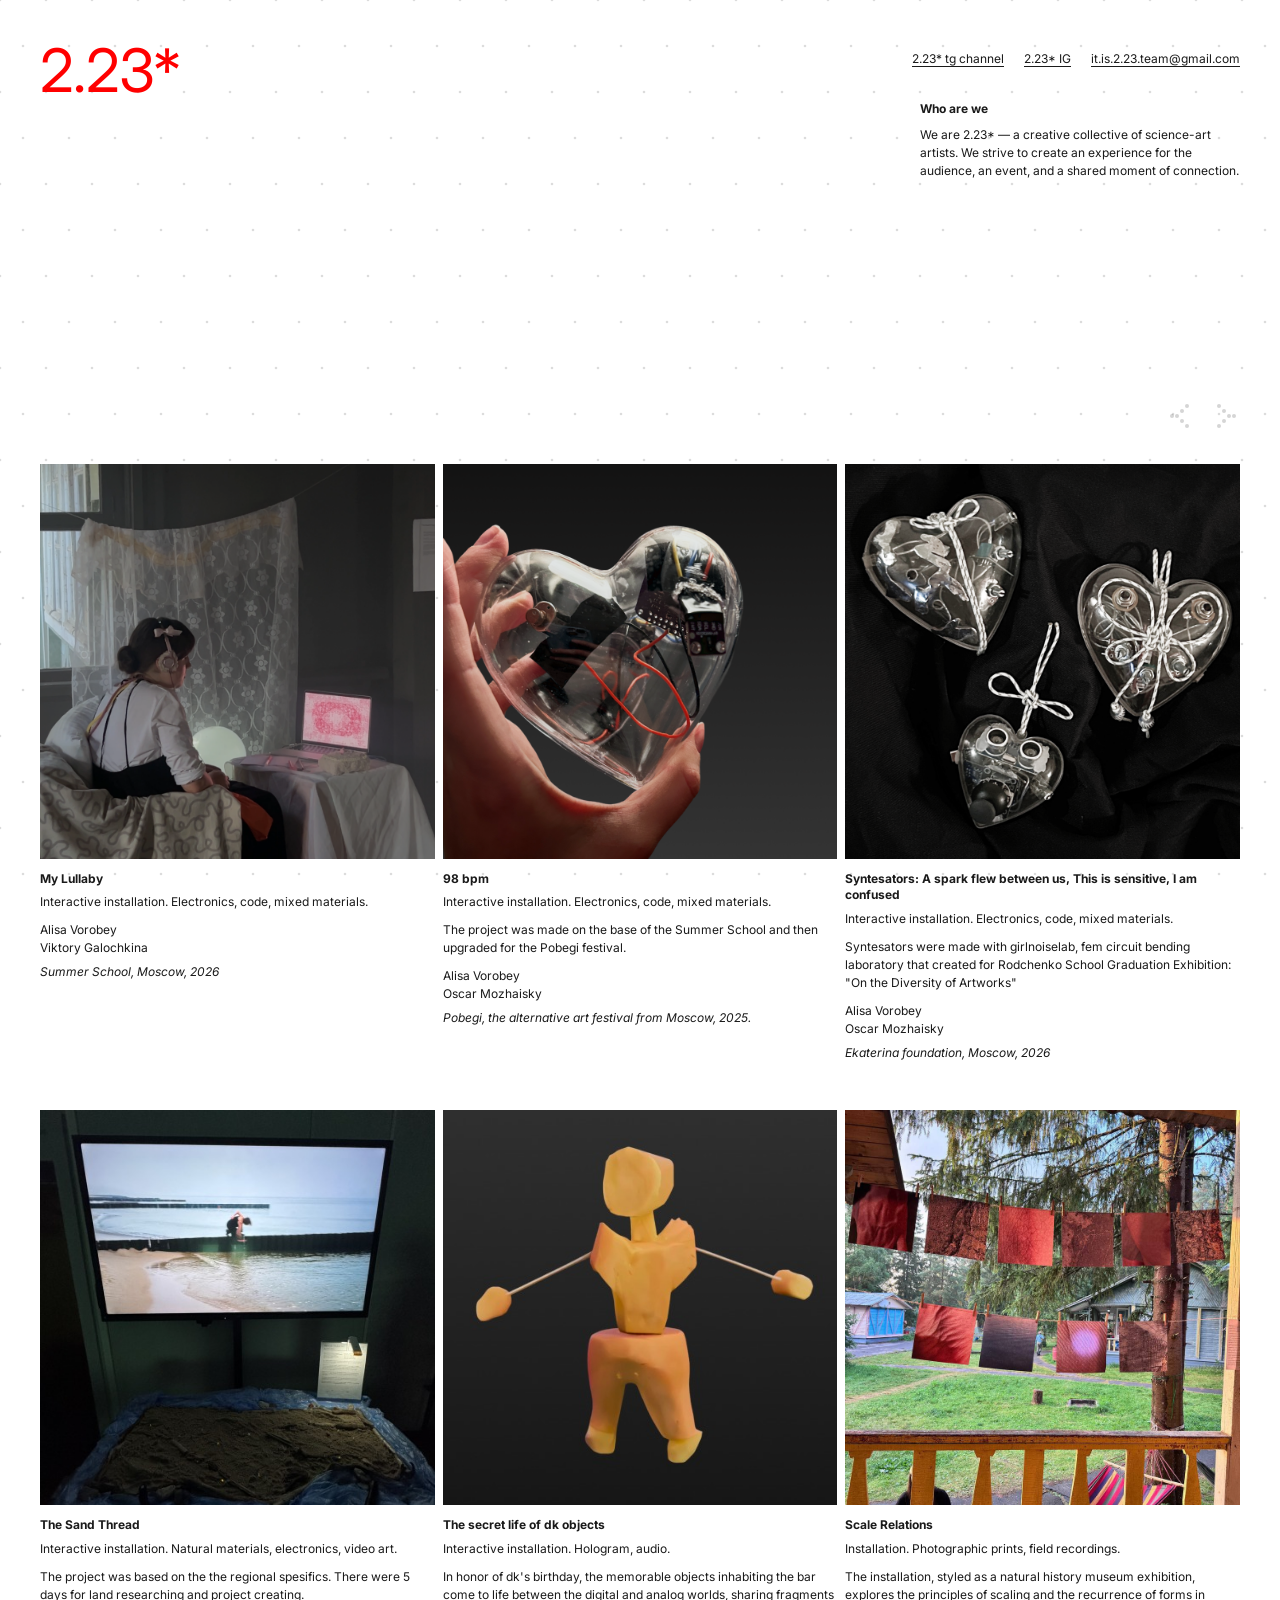
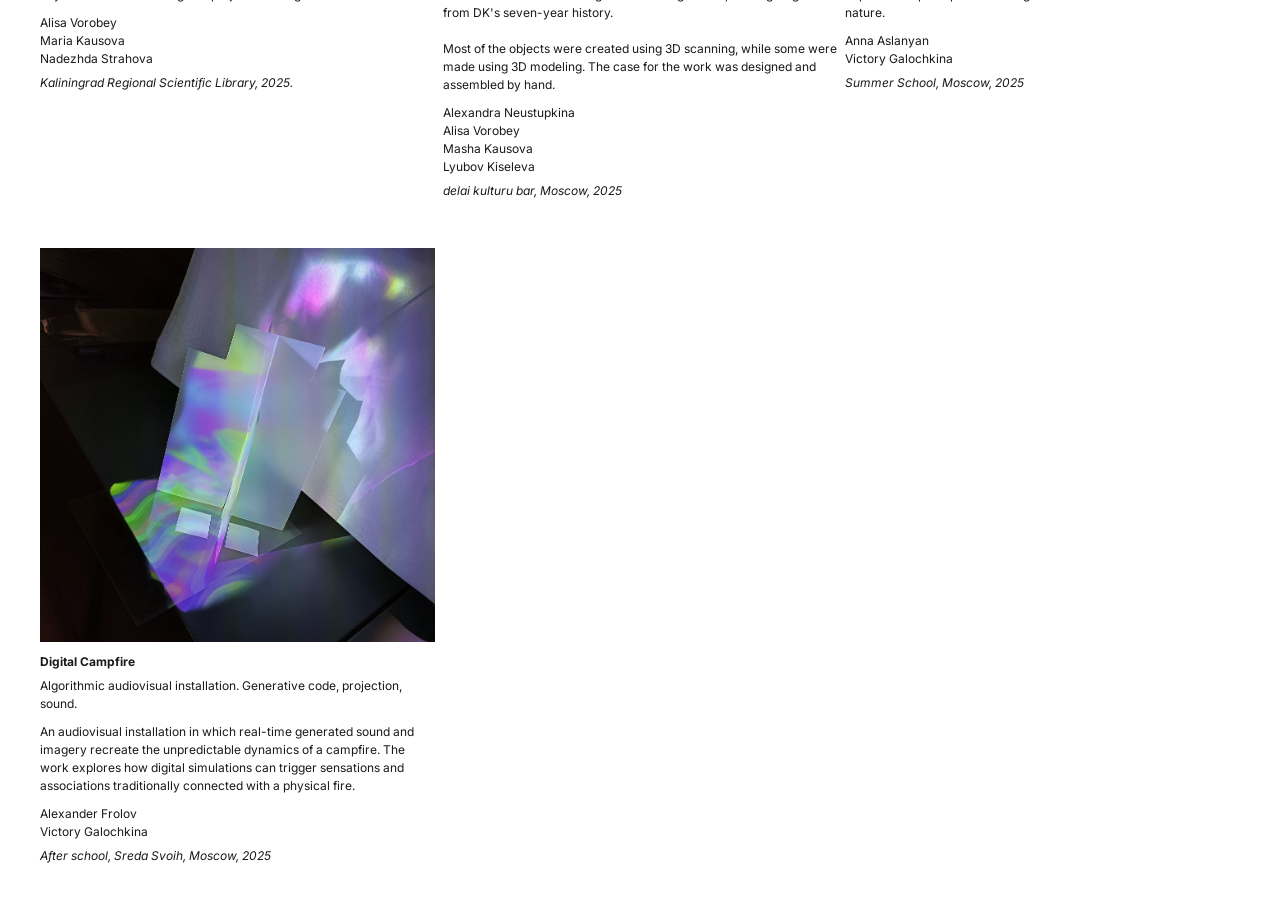
<file: index.html>
<!doctype html>
<html lang="en">
<head>
<meta charset="utf-8">
<meta name="viewport" content="width=device-width, initial-scale=1">
<title>2.23* — creative collective</title>
<link rel="stylesheet" href="style.css">
</head>
<body>
<div id="app"></div>
<script src="data/content.js"></script>
<script src="main.js"></script>
<script>renderIndex();</script>
</body>
</html>
</file>
<file: style.css>
@import url('https://fonts.googleapis.com/css2?family=Inter:ital,wght@0,400;0,500;0,600;0,700;1,400;1,500&display=swap');

:root {
  --bg: #ffffff;
  --text: #1a1a1a;
  --muted: #8a8a8a;
  --accent: #ff0000;
  --placeholder: #f2f2f2;
  --line: #e6e6e6;

  --margin: 40px;
  --col-gap: 8px;
  --row-gap: 48px;
  --img-text-gap: 12px;
  --arrows-gap: 32px;
  --hero-gap: 220px;

  --fs-body: 12px;
  --fs-logo: 60px;
  --fs-about-heading: 40px;
  --fs-project-title: 90px;
}

* { box-sizing: border-box; }

html, body {
  margin: 0;
  padding: 0;
  background: var(--bg);
  color: var(--text);
  font-family: 'Inter', -apple-system, 'Helvetica Neue', Arial, sans-serif;
  font-weight: 400;
  font-size: var(--fs-body);
  line-height: 1.5;
  -webkit-font-smoothing: antialiased;
}

a { color: inherit; text-decoration: none; }
p { margin: 0; }

.page {
  max-width: 1512px;
  margin: 0 auto;
  padding: var(--margin);
  position: relative;
  z-index: 1;
}

.grid12 {
  display: grid;
  grid-template-columns: repeat(12, 1fr);
  gap: var(--col-gap);
}

/* ---------- Header ---------- */
.header {
  display: flex;
  align-items: flex-start;
  justify-content: space-between;
  flex-wrap: wrap;
  gap: 12px 24px;
}

.logo {
  font-size: clamp(32px, 6vw, var(--fs-logo));
  font-weight: 400;
  color: var(--accent);
  letter-spacing: -0.01em;
  line-height: 1;
}

.nav-links {
  display: flex;
  gap: 20px;
  font-size: var(--fs-body);
  padding-top: 10px;
  flex-wrap: wrap;
}
.nav-links a { text-decoration: underline; text-underline-offset: 3px; }

/* ---------- Back link (project page) ---------- */
.back-row {
  display: flex;
  align-items: center;
  gap: 10px;
  margin-top: 24px;
  font-size: var(--fs-body);
}
.back-row img { display: block; height: 24px; }
.back-row a { display: inline-flex; align-items: center; gap: 10px; }

/* ---------- Intro / about block on index ---------- */
.intro { display: flex; justify-content: flex-end; }
.intro-block { max-width: 320px; }
.intro-block h2 { font-size: var(--fs-body); font-weight: 700; margin: 0 0 8px; }
.intro-block p { font-size: var(--fs-body); line-height: 1.5; margin: 0; }

/* ---------- Decorative / nav dots ---------- */
.dots-row {
  display: flex;
  justify-content: flex-end;
  gap: 20px;
  margin-top: var(--hero-gap);
  margin-bottom: var(--arrows-gap);
}
.dots-row img { height: 24px; display: block; }
.dots-row button {
  background: none; border: none; padding: 4px; cursor: pointer;
  opacity: 1; transition: opacity .15s ease; line-height: 0;
}
.dots-row button:hover { opacity: 0.45; }
.dots-row button:disabled { opacity: 0.2; cursor: default; }
.dots-row button:disabled:hover { opacity: 0.2; }

/* ---------- Project grid (index) ---------- */
.grid {
  display: grid;
  grid-template-columns: repeat(3, 1fr);
  column-gap: var(--col-gap);
  row-gap: var(--row-gap);
}

.card { display: block; }

.card-image {
  width: 100%;
  aspect-ratio: 1 / 1;
  background: var(--placeholder);
  overflow: hidden;
  margin-bottom: var(--img-text-gap);
}
.card-image img { width: 100%; height: 100%; object-fit: cover; display: block; }

.card-title { font-size: var(--fs-body); font-weight: 700; margin: 0 0 6px; line-height: 1.4; }
.card-category, .card-description { font-size: var(--fs-body); margin: 0 0 10px; line-height: 1.5; }
.card-credits { font-size: var(--fs-body); line-height: 1.5; margin: 0 0 6px; }
.card-venue { font-size: var(--fs-body); font-style: italic; margin: 0; }

@media (max-width: 980px) {
  .grid { grid-template-columns: repeat(2, 1fr); }
}
@media (max-width: 640px) {
  .grid { grid-template-columns: 1fr; }
  :root { --margin: 20px; --hero-gap: 90px; --row-gap: 32px; }
}

/* ---------- Project detail page ---------- */
.project-head {
  display: flex;
  justify-content: space-between;
  align-items: flex-start;
  gap: 40px;
  margin-top: 24px;
  flex-wrap: wrap;
}

.project-title {
  font-size: clamp(32px, 6vw, var(--fs-project-title));
  font-weight: 400;
  text-transform: uppercase;
  line-height: 1;
  margin: 0;
  letter-spacing: -0.005em;
  max-width: 780px;
}

.project-meta {
  font-size: var(--fs-body);
  line-height: 1.5;
  max-width: 260px;
  padding-top: 6px;
}
.project-meta p { margin: 0 0 16px; }
.project-meta .credits div { margin: 0; }
.project-meta .credits { margin-bottom: 6px; }
.project-meta .venue { font-style: italic; margin-bottom: 0; }

/* ---------- Gallery (horizontal scroll strip) ---------- */
.gallery-wrap { position: relative; }
.gallery {
  display: flex;
  gap: var(--col-gap);
  overflow-x: auto;
  scroll-behavior: smooth;
  scrollbar-width: none;
  -ms-overflow-style: none;
  padding-bottom: 2px;
}
.gallery::-webkit-scrollbar { display: none; }

.gallery-item {
  flex: 0 0 auto;
  height: clamp(200px, 31vw, 472px);
  aspect-ratio: 1 / 1;
  background: var(--placeholder);
  overflow: hidden;
  cursor: pointer;
  position: relative;
}
.gallery-item.type-video-h { aspect-ratio: 16 / 9; }
.gallery-item.type-video-v { aspect-ratio: 9 / 16; }
.gallery-item img, .gallery-item .video-thumb { width: 100%; height: 100%; object-fit: cover; display: block; }
.gallery-item .play-badge { position: absolute; inset: 0; display: flex; align-items: center; justify-content: center; }
.gallery-item .play-badge span {
  width: 44px; height: 44px; border-radius: 50%; background: rgba(255,255,255,.9);
  display: flex; align-items: center; justify-content: center;
}
.gallery-item .play-badge svg { margin-left: 3px; }

/* ---------- Audio tracks ---------- */
.audio-section { margin-top: var(--row-gap); }
.audio-track { display: flex; align-items: center; gap: 16px; padding: 14px 0; border-top: 1px solid var(--line); }
.audio-track:last-child { border-bottom: 1px solid var(--line); }
.audio-track .play-btn {
  width: 32px; height: 32px; border-radius: 50%; border: 1px solid var(--text);
  background: none; display: flex; align-items: center; justify-content: center; cursor: pointer;
  flex-shrink: 0; padding: 0;
}
.audio-track .play-btn:hover { background: var(--text); }
.audio-track .play-btn:hover svg path, .audio-track .play-btn:hover svg polygon { fill: #fff; }
.audio-track .title { font-size: var(--fs-body); font-weight: 600; flex-shrink: 0; min-width: 160px; }
.audio-track audio { display: none; }
.audio-track .bar { flex: 1; height: 2px; background: var(--line); position: relative; cursor: pointer; }
.audio-track .bar .fill { position: absolute; left:0; top:0; bottom:0; width:0%; background: var(--text); }
.audio-track .time { font-size: 11px; color: var(--muted); flex-shrink: 0; width: 70px; text-align: right; }

/* ---------- About ---------- */
.about-section { display: flex; justify-content: space-between; gap: 40px; margin-top: var(--row-gap); flex-wrap: wrap; }
.about-heading { font-size: clamp(24px, 4vw, var(--fs-about-heading)); font-weight: 400; margin: 0; }
.about-body { max-width: 620px; font-size: var(--fs-body); line-height: 1.7; white-space: pre-line; }

.empty-note { font-size: var(--fs-body); color: var(--muted); }

footer.site-footer { margin-top: 40px; font-size: 11px; color: var(--muted); }

/* ---------- Lightbox ---------- */
.lightbox {
  position: fixed; inset: 0; background: rgba(10,10,10,.94); z-index: 1000;
  display: flex; align-items: center; justify-content: center;
  opacity: 0; pointer-events: none; transition: opacity .2s ease;
}
.lightbox.open { opacity: 1; pointer-events: auto; }
.lightbox-media { max-width: 86vw; max-height: 82vh; display: flex; align-items: center; justify-content: center; }
.lightbox-media img { max-width: 86vw; max-height: 82vh; object-fit: contain; display: block; }
.lightbox-media iframe { width: min(86vw, 960px); height: min(54vw, 540px); border: 0; }
.lightbox-close {
  position: absolute; top: 28px; right: 32px; background: none; border: none; color: #fff;
  font-size: 28px; cursor: pointer; line-height: 1; padding: 6px;
}
.lightbox-nav {
  position: absolute; top: 50%; transform: translateY(-50%); background: none; border: none;
  cursor: pointer; padding: 14px; opacity: .85;
}
.lightbox-nav:hover { opacity: 1; }
.lightbox-nav.prev { left: 12px; }
.lightbox-nav.next { right: 12px; }
.lightbox-nav img { height: 28px; filter: invert(1); }
.lightbox-caption { position: absolute; bottom: 28px; left: 0; right: 0; text-align: center; color: #fff; font-size: 11px; opacity: .7; }

@media (max-width: 640px) {
  .lightbox-nav img { height: 20px; }
  .lightbox-close { top: 16px; right: 16px; }
}

/* ---------- Custom cursor ---------- */
@media (hover: hover) and (pointer: fine) {
  body.custom-cursor, body.custom-cursor a, body.custom-cursor button { cursor: none; }
}
.cursor-arrow {
  position: fixed; top: 0; left: 0; pointer-events: none; z-index: 9999;
  will-change: transform;
}

/* ---------- Ambient background dots ---------- */
.ambient-dots {
  position: fixed;
  inset: 0;
  pointer-events: none;
  z-index: 0;
}
</file>
